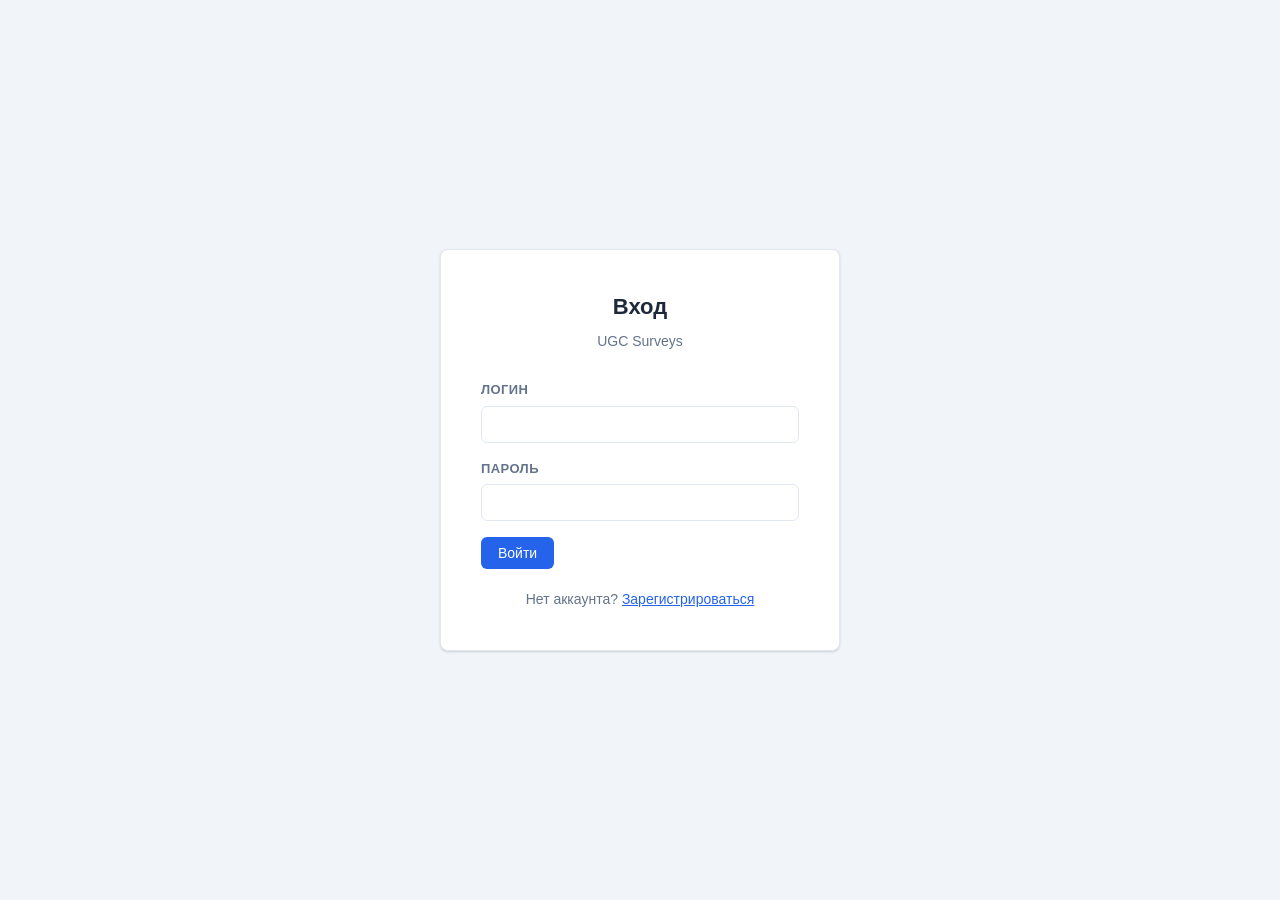
<file: frontend/login.html>
<!DOCTYPE html>
<html lang="ru">
<head>
  <meta charset="UTF-8">
  <meta name="viewport" content="width=device-width, initial-scale=1.0">
  <title>Вход — UGC Surveys</title>
  <link rel="stylesheet" href="css/style.css">
</head>
<body>
  <div class="auth-wrap">
    <div class="auth-card">
      <h1 class="auth-title">Вход</h1>
      <p class="auth-subtitle">UGC Surveys</p>

      <div id="error" class="alert alert-error hidden"></div>

      <form id="login-form">
        <div class="form-group">
          <label class="form-label" for="username">Логин</label>
          <input class="form-input" id="username" type="text" autocomplete="username" required>
        </div>
        <div class="form-group">
          <label class="form-label" for="password">Пароль</label>
          <input class="form-input" id="password" type="password" autocomplete="current-password" required>
        </div>
        <button class="btn btn-primary" id="submit-btn" type="submit">
          Войти
        </button>
      </form>

      <p class="auth-link">Нет аккаунта? <a href="register.html">Зарегистрироваться</a></p>
    </div>
  </div>

  <script src="js/api.js"></script>
  <script src="js/auth.js"></script>
  <script>
    if (localStorage.getItem('access_token')) {
      window.location.href =
        getRole() === 'creator' ? '/creator/surveys.html' : '/taker/surveys.html';
    }

    const form  = document.getElementById('login-form');
    const errEl = document.getElementById('error');
    const btn   = document.getElementById('submit-btn');

    form.addEventListener('submit', async e => {
      e.preventDefault();
      hideError(errEl);
      setLoading(btn, true, 'Войти');

      try {
        const tokens = await api.post('/api/auth/token/', {
          username: document.getElementById('username').value.trim(),
          password: document.getElementById('password').value,
        });

        // Временно сохраняем токен для запроса профиля
        localStorage.setItem('access_token',  tokens.access);
        localStorage.setItem('refresh_token', tokens.refresh);

        const me = await api.get('/api/auth/me/');
        saveAuth({
          access:   tokens.access,
          refresh:  tokens.refresh,
          username: me.username,
          role:     me.role,
        });

        window.location.href =
          me.role === 'creator' ? '/creator/surveys.html' : '/taker/surveys.html';

      } catch (err) {
        localStorage.removeItem('access_token');
        localStorage.removeItem('refresh_token');
        errEl.textContent = extractError(err) || 'Неверный логин или пароль';
        errEl.classList.remove('hidden');
        setLoading(btn, false, 'Войти');
      }
    });
  </script>
</body>
</html>
</file>
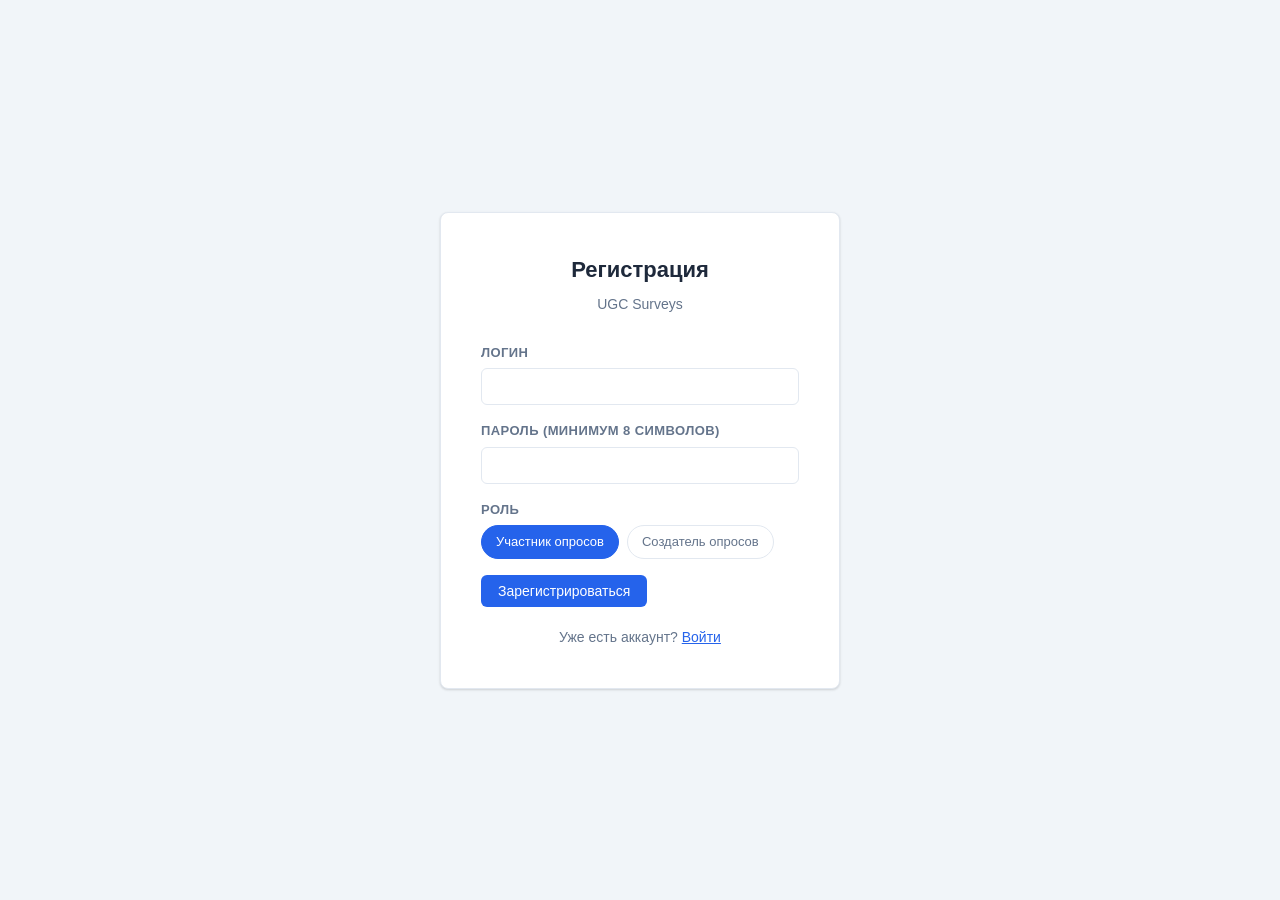
<file: frontend/register.html>
<!DOCTYPE html>
<html lang="ru">
<head>
  <meta charset="UTF-8">
  <meta name="viewport" content="width=device-width, initial-scale=1.0">
  <title>Регистрация — UGC Surveys</title>
  <link rel="stylesheet" href="css/style.css">
</head>
<body>
  <div class="auth-wrap">
    <div class="auth-card">
      <h1 class="auth-title">Регистрация</h1>
      <p class="auth-subtitle">UGC Surveys</p>

      <div id="error" class="alert alert-error hidden"></div>

      <form id="reg-form">
        <div class="form-group">
          <label class="form-label" for="username">Логин</label>
          <input class="form-input" id="username" type="text" autocomplete="username" required>
        </div>
        <div class="form-group">
          <label class="form-label" for="password">Пароль (минимум 8 символов)</label>
          <input class="form-input" id="password" type="password" minlength="8"
                 autocomplete="new-password" required>
        </div>
        <div class="form-group">
          <label class="form-label">Роль</label>
          <div class="type-group">
            <input class="type-option" type="radio" name="role" id="role-taker"
                   value="taker" checked>
            <label class="type-label" for="role-taker">Участник опросов</label>

            <input class="type-option" type="radio" name="role" id="role-creator"
                   value="creator">
            <label class="type-label" for="role-creator">Создатель опросов</label>
          </div>
        </div>
        <button class="btn btn-primary" id="submit-btn" type="submit">
          Зарегистрироваться
        </button>
      </form>

      <p class="auth-link">Уже есть аккаунт? <a href="login.html">Войти</a></p>
    </div>
  </div>

  <script src="js/api.js"></script>
  <script src="js/auth.js"></script>
  <script>
    const form  = document.getElementById('reg-form');
    const errEl = document.getElementById('error');
    const btn   = document.getElementById('submit-btn');

    form.addEventListener('submit', async e => {
      e.preventDefault();
      hideError(errEl);
      setLoading(btn, true, 'Зарегистрироваться');

      const role = document.querySelector('input[name="role"]:checked').value;

      try {
        const data = await api.post('/api/auth/register/', {
          username: document.getElementById('username').value.trim(),
          password: document.getElementById('password').value,
          role,
        });

        saveAuth({
          access:   data.access,
          refresh:  data.refresh,
          username: data.username,
          role:     data.role,
        });

        window.location.href =
          data.role === 'creator' ? '/creator/surveys.html' : '/taker/surveys.html';

      } catch (err) {
        errEl.textContent = extractError(err);
        errEl.classList.remove('hidden');
        setLoading(btn, false, 'Зарегистрироваться');
      }
    });
  </script>
</body>
</html>
</file>
<file: frontend/css/style.css>
:root {
  --primary: #2563eb;
  --primary-hover: #1d4ed8;
  --danger: #dc2626;
  --danger-hover: #b91c1c;
  --success: #16a34a;
  --bg: #f1f5f9;
  --card-bg: #ffffff;
  --header-bg: #1e293b;
  --text: #1e293b;
  --muted: #64748b;
  --border: #e2e8f0;
  --radius: 8px;
  --shadow: 0 1px 3px rgba(0,0,0,.1), 0 1px 2px rgba(0,0,0,.06);
}

* { box-sizing: border-box; margin: 0; padding: 0; }

body {
  font-family: -apple-system, BlinkMacSystemFont, "Segoe UI", Roboto, sans-serif;
  background: var(--bg);
  color: var(--text);
  font-size: 15px;
  line-height: 1.5;
  min-height: 100vh;
}

/* ── Шапка ─────────────────────────────────────── */
.header {
  background: var(--header-bg);
  color: #fff;
  padding: 0 24px;
  display: flex;
  align-items: center;
  justify-content: space-between;
  height: 56px;
  position: sticky;
  top: 0;
  z-index: 100;
}

.header-logo {
  font-weight: 700;
  font-size: 17px;
  color: #fff;
  text-decoration: none;
}

.header-nav { display: flex; gap: 8px; }

.header-nav a {
  color: #cbd5e1;
  text-decoration: none;
  padding: 6px 12px;
  border-radius: 6px;
  font-size: 14px;
  transition: background .15s;
}

.header-nav a:hover, .header-nav a.active {
  background: rgba(255,255,255,.12);
  color: #fff;
}

.header-user {
  display: flex;
  align-items: center;
  gap: 12px;
  font-size: 14px;
  color: #94a3b8;
}

/* ── Контент ────────────────────────────────────── */
.main { padding: 32px 24px; max-width: 900px; margin: 0 auto; }

.page-title {
  font-size: 22px;
  font-weight: 700;
  margin-bottom: 24px;
}

/* ── Карточки ───────────────────────────────────── */
.card {
  background: var(--card-bg);
  border: 1px solid var(--border);
  border-radius: var(--radius);
  box-shadow: var(--shadow);
  padding: 20px 24px;
  margin-bottom: 12px;
}

.card-header {
  display: flex;
  align-items: flex-start;
  justify-content: space-between;
  gap: 12px;
}

.card-title { font-size: 16px; font-weight: 600; }
.card-meta  { font-size: 13px; color: var(--muted); margin-top: 4px; }
.card-actions { display: flex; gap: 8px; flex-shrink: 0; }

/* ── Кнопки ─────────────────────────────────────── */
.btn {
  display: inline-flex;
  align-items: center;
  gap: 6px;
  padding: 7px 16px;
  border-radius: 6px;
  font-size: 14px;
  font-weight: 500;
  cursor: pointer;
  border: 1px solid transparent;
  text-decoration: none;
  transition: background .15s, opacity .15s;
  white-space: nowrap;
}
.btn:disabled { opacity: .5; cursor: not-allowed; }

.btn-primary  { background: var(--primary);  color: #fff; }
.btn-primary:hover:not(:disabled)  { background: var(--primary-hover); }

.btn-danger   { background: var(--danger);   color: #fff; }
.btn-danger:hover:not(:disabled)   { background: var(--danger-hover); }

.btn-outline  {
  background: transparent;
  color: var(--primary);
  border-color: var(--primary);
}
.btn-outline:hover:not(:disabled)  { background: #eff6ff; }

.btn-ghost {
  background: transparent;
  color: var(--muted);
  border-color: var(--border);
}
.btn-ghost:hover:not(:disabled) { background: var(--bg); color: var(--text); }

.btn-sm { padding: 4px 10px; font-size: 13px; }

/* ── Формы ──────────────────────────────────────── */
.form-group { margin-bottom: 16px; }

.form-label {
  display: block;
  font-size: 13px;
  font-weight: 600;
  color: var(--muted);
  margin-bottom: 6px;
  text-transform: uppercase;
  letter-spacing: .4px;
}

.form-input, .form-select, .form-textarea {
  width: 100%;
  padding: 9px 12px;
  border: 1px solid var(--border);
  border-radius: 6px;
  font-size: 15px;
  color: var(--text);
  background: #fff;
  transition: border-color .15s;
  font-family: inherit;
}
.form-input:focus, .form-select:focus, .form-textarea:focus {
  outline: none;
  border-color: var(--primary);
  box-shadow: 0 0 0 3px rgba(37,99,235,.1);
}

.form-textarea { resize: vertical; min-height: 80px; }

.form-row {
  display: grid;
  grid-template-columns: 1fr auto;
  gap: 10px;
  align-items: flex-end;
}

/* ── Тип вопроса (radios) ───────────────────────── */
.type-group { display: flex; gap: 8px; flex-wrap: wrap; }

.type-option { display: none; }
.type-label {
  padding: 6px 14px;
  border: 1px solid var(--border);
  border-radius: 20px;
  font-size: 13px;
  cursor: pointer;
  transition: all .15s;
  color: var(--muted);
}
.type-option:checked + .type-label {
  background: var(--primary);
  border-color: var(--primary);
  color: #fff;
}

/* ── Бейджи ─────────────────────────────────────── */
.badge {
  display: inline-block;
  padding: 2px 8px;
  border-radius: 10px;
  font-size: 12px;
  font-weight: 500;
}
.badge-single   { background: #dbeafe; color: #1d4ed8; }
.badge-multiple { background: #ede9fe; color: #6d28d9; }
.badge-text     { background: #dcfce7; color: #166534; }

/* ── Алерты ─────────────────────────────────────── */
.alert {
  padding: 12px 16px;
  border-radius: 6px;
  font-size: 14px;
  margin-bottom: 16px;
}
.alert-error   { background: #fef2f2; color: #b91c1c; border: 1px solid #fecaca; }
.alert-success { background: #f0fdf4; color: #166534; border: 1px solid #bbf7d0; }
.alert-warning { background: #fffbeb; color: #92400e; border: 1px solid #fde68a; }

/* ── Прогресс-бар ───────────────────────────────── */
.progress-wrap { margin-bottom: 24px; }
.progress-label {
  display: flex;
  justify-content: space-between;
  font-size: 13px;
  color: var(--muted);
  margin-bottom: 6px;
}
.progress-track {
  height: 6px;
  background: var(--border);
  border-radius: 3px;
  overflow: hidden;
}
.progress-fill {
  height: 100%;
  background: var(--primary);
  border-radius: 3px;
  transition: width .3s;
}

/* ── Статистика — горизонтальные бары ───────────── */
.stat-option { margin-bottom: 12px; }
.stat-option-header {
  display: flex;
  justify-content: space-between;
  font-size: 14px;
  margin-bottom: 4px;
}
.stat-option-pct { font-weight: 600; color: var(--primary); }
.stat-bar-track {
  height: 10px;
  background: var(--border);
  border-radius: 5px;
  overflow: hidden;
}
.stat-bar-fill {
  height: 100%;
  background: var(--primary);
  border-radius: 5px;
  transition: width .4s;
}

/* ── Список вариантов ответа (в форме вопроса) ──── */
.option-row {
  display: flex;
  gap: 8px;
  align-items: center;
  margin-bottom: 8px;
}
.option-row .form-input { flex: 1; }

/* ── Завершение опроса ──────────────────────────── */
.completion {
  text-align: center;
  padding: 48px 24px;
}
.completion-icon { font-size: 56px; margin-bottom: 16px; }
.completion h2   { font-size: 24px; font-weight: 700; margin-bottom: 8px; }
.completion p    { color: var(--muted); margin-bottom: 24px; }

/* ── Авторизация ────────────────────────────────── */
.auth-wrap {
  min-height: 100vh;
  display: flex;
  align-items: center;
  justify-content: center;
  background: var(--bg);
  padding: 24px;
}
.auth-card {
  background: var(--card-bg);
  border: 1px solid var(--border);
  border-radius: var(--radius);
  box-shadow: var(--shadow);
  padding: 40px;
  width: 100%;
  max-width: 400px;
}
.auth-title {
  font-size: 22px;
  font-weight: 700;
  margin-bottom: 8px;
  text-align: center;
}
.auth-subtitle {
  color: var(--muted);
  font-size: 14px;
  text-align: center;
  margin-bottom: 28px;
}
.auth-link {
  display: block;
  text-align: center;
  margin-top: 20px;
  font-size: 14px;
  color: var(--muted);
}
.auth-link a { color: var(--primary); }

/* ── Утилиты ────────────────────────────────────── */
.hidden  { display: none !important; }
.mt-12   { margin-top: 12px; }
.mt-20   { margin-top: 20px; }
.mb-20   { margin-bottom: 20px; }
.flex    { display: flex; }
.gap-8   { gap: 8px; }
.text-muted { color: var(--muted); font-size: 14px; }
.empty-state {
  text-align: center;
  padding: 48px 0;
  color: var(--muted);
}
.divider {
  border: none;
  border-top: 1px solid var(--border);
  margin: 20px 0;
}
</file>
